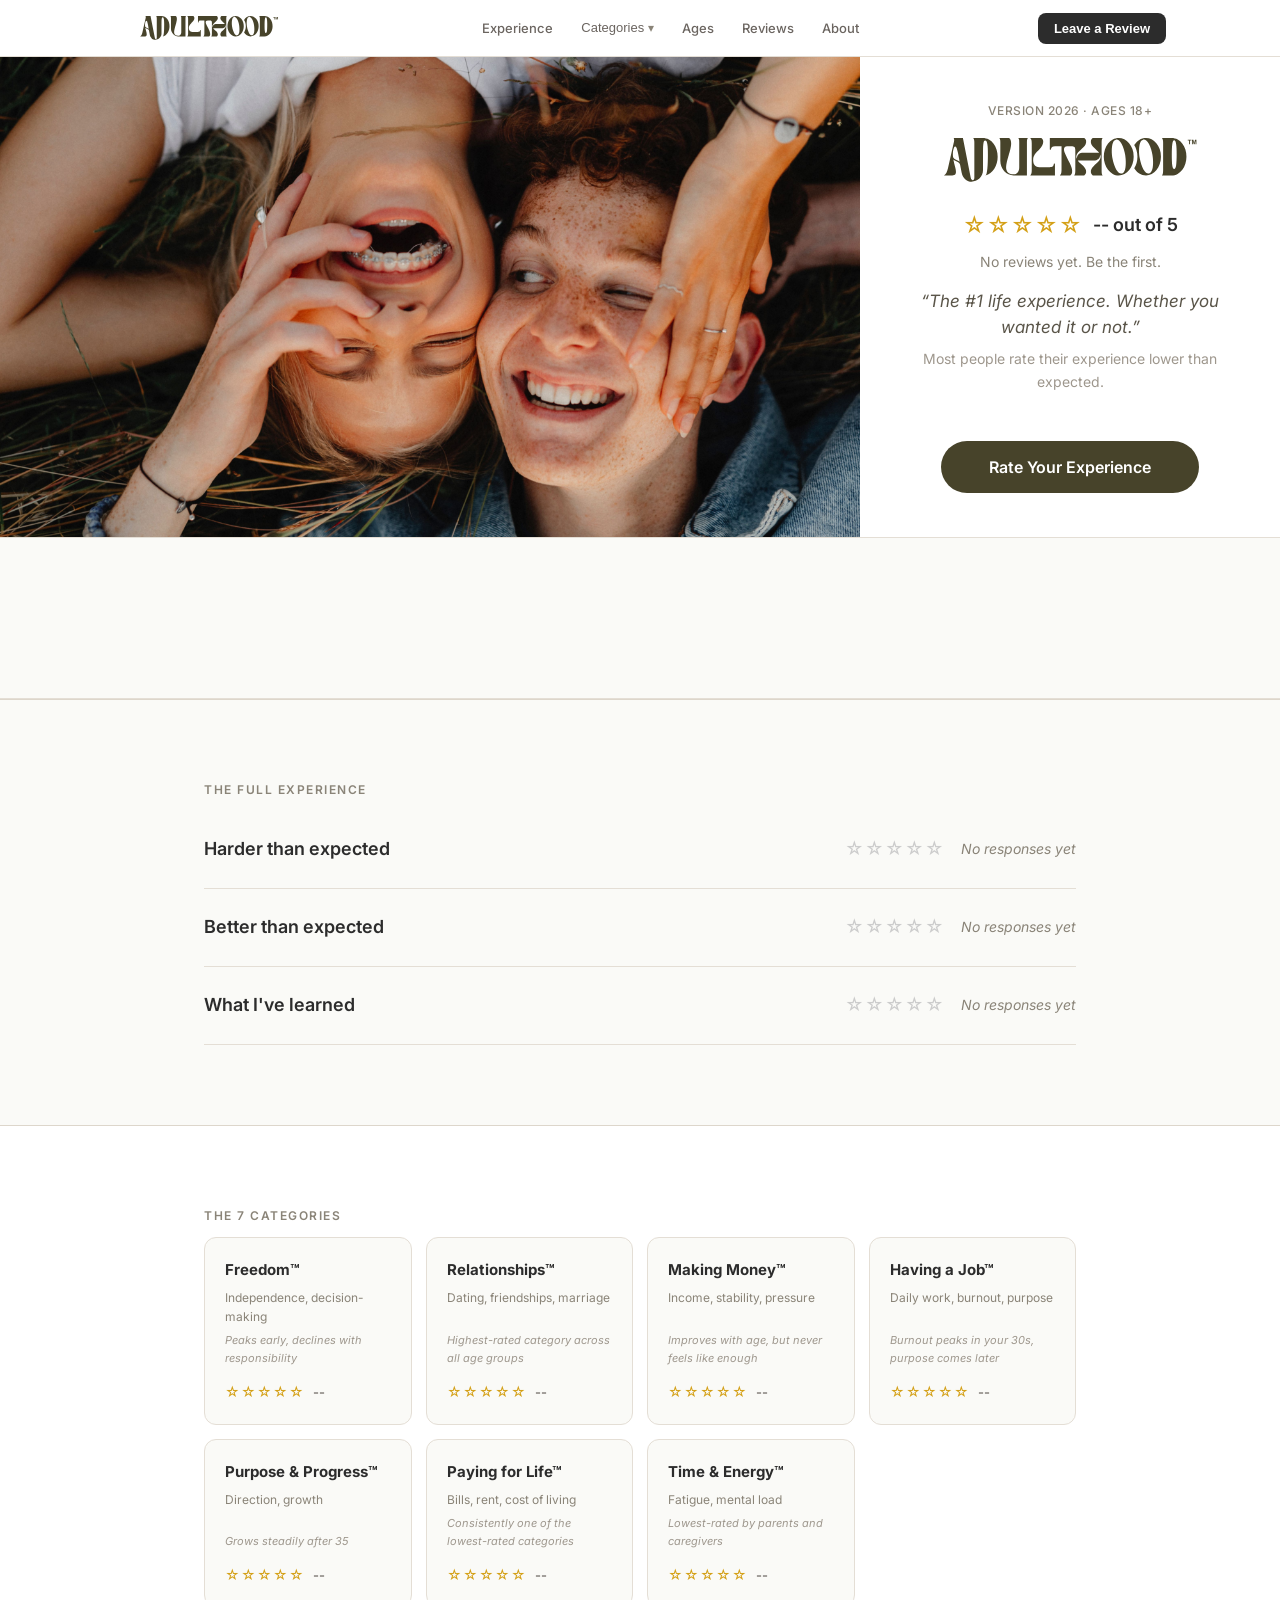
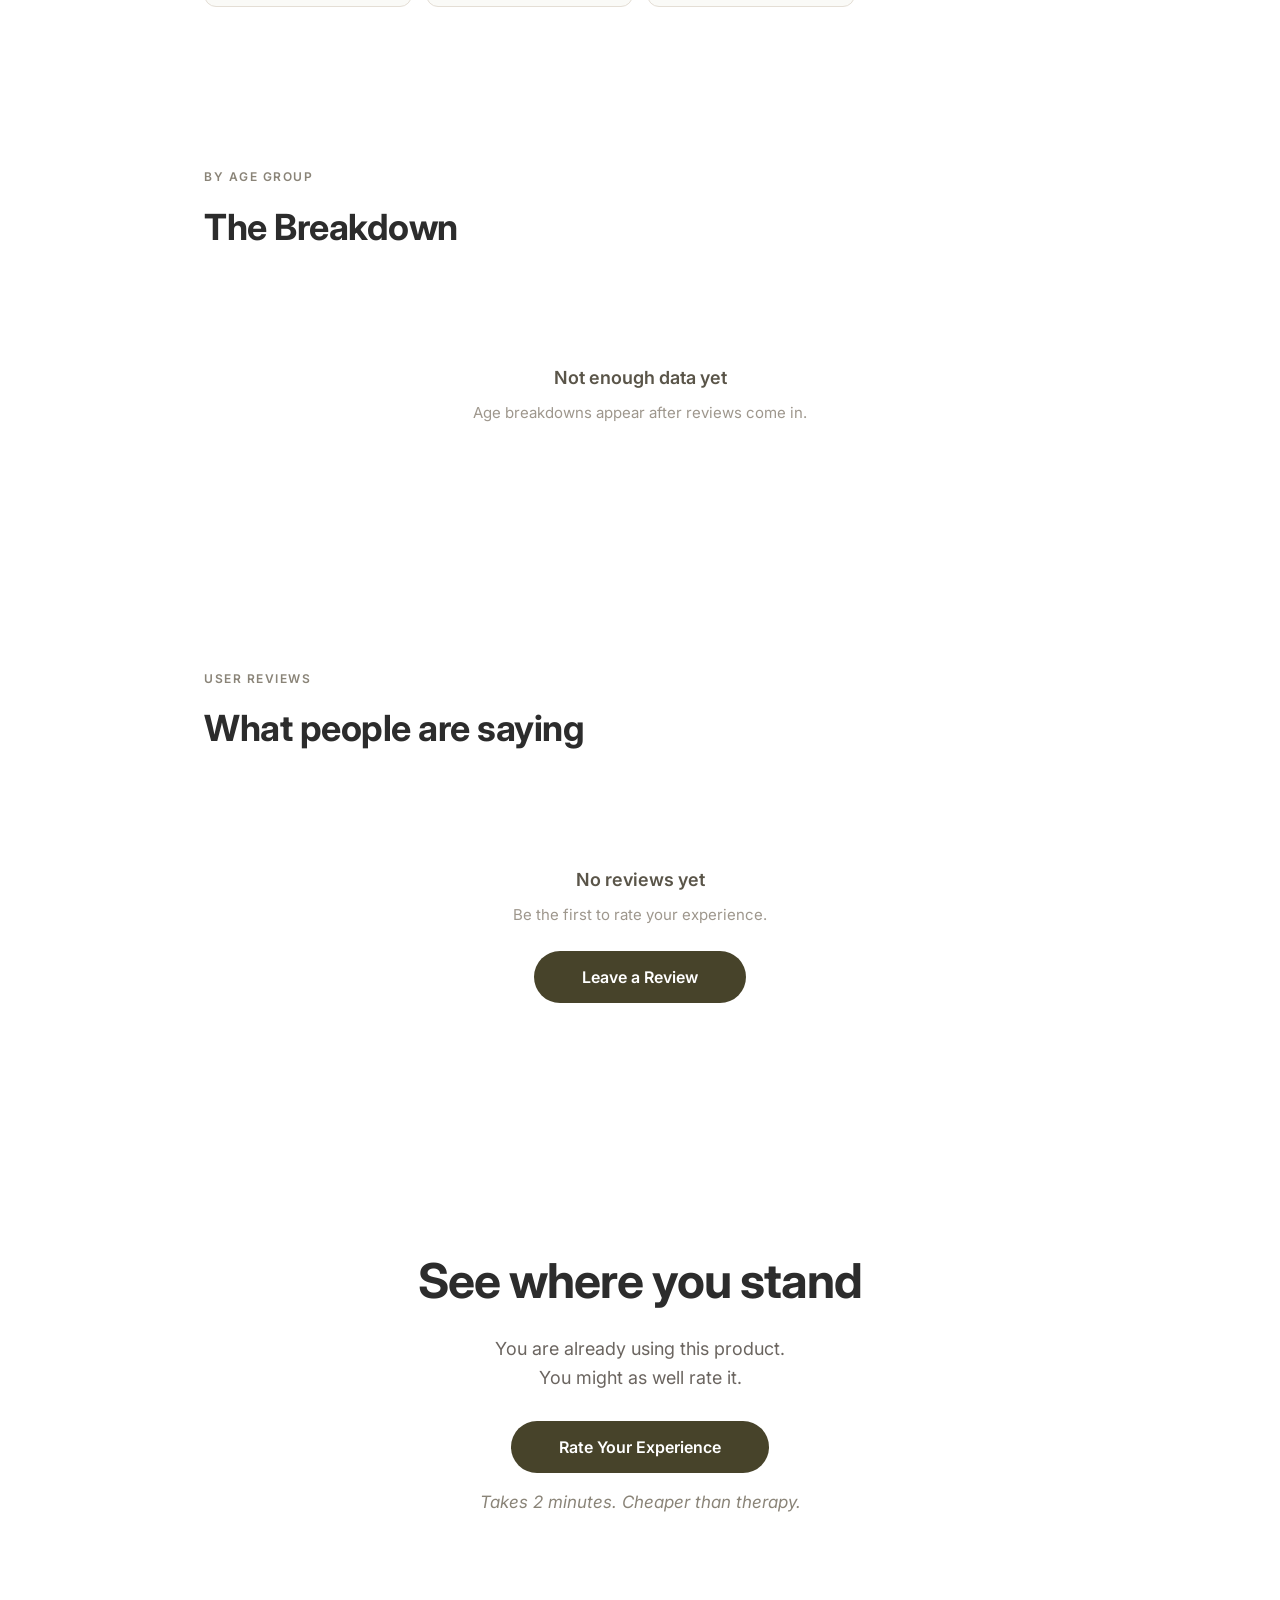
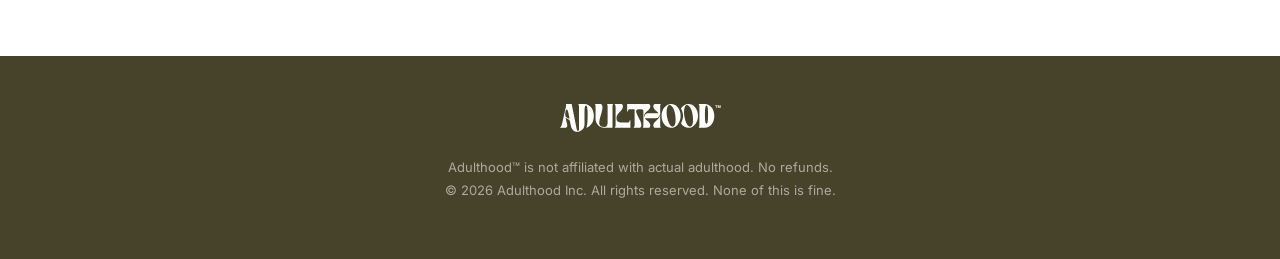
<file: index.html>
<!DOCTYPE html>
<html lang="en">
<head>
<meta charset="UTF-8">
<meta name="viewport" content="width=device-width, initial-scale=1.0">
<title>Adulthood™ — Rate Your Experience</title>
<link rel="preconnect" href="https://fonts.googleapis.com">
<link rel="preconnect" href="https://fonts.gstatic.com" crossorigin>
<link href="https://fonts.googleapis.com/css2?family=Inter:wght@400;500;600;700;800&display=swap" rel="stylesheet">
<link rel="icon" type="image/svg+xml" href="logo2.svg">
<link rel="stylesheet" href="styles.css">
</head>
<body>

  <!-- Global Header -->
  <nav class="global-nav" id="global-nav">
    <div class="global-nav-inner">
      <a class="global-nav-logo" href="#" onclick="goHome();return false;">
        <img src="logo2.svg" alt="Adulthood™" class="global-nav-logo-img">
      </a>
      <div class="global-nav-links" id="nav-links">
        <a href="#section-experience" class="global-nav-link" data-section>Experience</a>
        <div class="nav-cat-dropdown">
          <button class="global-nav-link nav-cat-dropdown-btn" onclick="toggleCatDropdown()">
            Categories <span class="nav-cat-chevron">&#x25BE;</span>
          </button>
          <div class="nav-cat-dropdown-menu hidden" id="nav-cat-menu"></div>
        </div>
        <a href="#section-ages" class="global-nav-link" data-section>Ages</a>
        <a href="#section-reviews" class="global-nav-link" data-section>Reviews</a>
        <a href="#/about" class="global-nav-link" onclick="showAbout();return false;">About</a>
      </div>
      <button class="global-nav-cta" onclick="startReview()">Leave a Review</button>
      <button class="global-nav-menu" id="nav-menu-btn" onclick="toggleMobileNav()">
        <span></span><span></span><span></span>
      </button>
    </div>
    <div class="global-nav-mobile hidden" id="nav-mobile">
      <a href="#section-experience" class="global-nav-link" data-section onclick="closeMobileNav()">Experience</a>
      <a href="#section-categories" class="global-nav-link" data-section onclick="closeMobileNav()">Categories</a>
      <a href="#section-ages" class="global-nav-link" data-section onclick="closeMobileNav()">Ages</a>
      <a href="#section-reviews" class="global-nav-link" data-section onclick="closeMobileNav()">Reviews</a>
      <a href="#/about" class="global-nav-link" onclick="showAbout();closeMobileNav();return false;">About</a>
      <button class="cta-button" style="margin-top:8px;width:100%" onclick="startReview();closeMobileNav()">Leave a Review</button>
    </div>
  </nav>

  <!-- ===================== HOMEPAGE ===================== -->
  <div id="homepage">

  <!-- Hero -->
  <header class="hero">
    <div class="hero-bg"></div>
    <div class="hero-content">
      <div class="hero-version">Version 2026 &middot; Ages 18+</div>
      <img src="logo2.svg" alt="Adulthood™" class="hero-logo">
      <div class="hero-rating" id="hero-rating">
        <span class="hero-stars" id="hero-stars"></span>
        <span class="hero-rating-text" id="hero-rating-text"></span>
      </div>
      <div class="hero-rating-count" id="hero-rating-count"></div>
      <p class="hero-tagline">&ldquo;The #1 life experience. Whether you wanted it or not.&rdquo;</p>
      <p class="hero-subtext">Most people rate their experience lower than expected.</p>
      <button class="cta-button hero-button" onclick="startReview()">Rate Your Experience</button>
    </div>
  </header>

  <!-- Personal Comparison -->
  <section class="comparison" id="section-comparison">
    <div class="container">
      <div class="comparison-content" id="comparison-content"></div>
    </div>
  </section>

  <!-- Category Breakdown -->
  <section class="categories" id="section-experience">
    <div class="container">
      <div class="section-label">The Full Experience</div>
      <div class="category-grid" id="category-grid"></div>
    </div>
  </section>

  <!-- Category Links -->
  <section id="section-categories">
    <div class="container">
      <div class="section-label">The 7 Categories</div>
      <div class="category-links" id="category-links"></div>
    </div>
  </section>

  <!-- Age Breakdown -->
  <section id="section-ages">
    <div class="container">
      <div class="section-label">By Age Group</div>
      <div class="section-title">The Breakdown</div>
      <div class="age-grid" id="age-grid"></div>
    </div>
  </section>


  <!-- Reviews -->
  <section id="section-reviews">
    <div class="container">
      <div class="section-label" id="reviews-section-label">User Reviews</div>
      <div class="section-title">What people are saying</div>
      <div class="reviews-grid" id="reviews-grid"></div>
    </div>
  </section>

  <!-- CTA -->
  <section class="cta">
    <h2>See where you stand</h2>
    <p class="cta-desc">You are already using this product.<br>You might as well rate it.</p>
    <button class="cta-button" onclick="startReview()">Rate Your Experience</button>
    <p class="cta-sub">Takes 2 minutes. Cheaper than therapy.</p>
  </section>

  </div><!-- /homepage -->

  <!-- ===================== REVIEW FLOW ===================== -->
  <div id="review-flow" class="hidden">
    <div class="flow-container">

      <!-- Progress -->
      <div class="flow-progress">
        <div class="flow-progress-dot active"></div>
        <div class="flow-progress-dot"></div>
        <div class="flow-progress-dot"></div>
        <div class="flow-progress-dot"></div>
        <div class="flow-progress-dot"></div>
      </div>

      <!-- Step 1: Overall Rating -->
      <div class="flow-step active" data-step="1">
        <div class="flow-step-label">Step 1 of 5</div>
        <div class="flow-step-title">How does adulthood feel right now?</div>
        <div class="flow-step-subtitle">Your overall rating. Be honest.</div>

        <div class="star-picker-label" id="overall-label">&nbsp;</div>
        <div class="star-picker" id="overall-stars"></div>

        <div class="flow-nav">
          <button class="flow-back" onclick="goHome()">Cancel</button>
          <div>
            <button class="flow-next" onclick="nextStep()">Next</button>
            <button class="flow-skip" onclick="skipOverall()">Skip this</button>
          </div>
        </div>
      </div>

      <!-- Step 2: Category Ratings -->
      <div class="flow-step" data-step="2">
        <div class="flow-step-label">Step 2 of 5</div>
        <div class="flow-step-title">Rate the full experience</div>
        <div class="flow-step-subtitle">All 7 categories. No skipping this part.</div>

        <div class="category-rating-list" id="category-rating-list"></div>

        <div class="flow-nav">
          <button class="flow-back" onclick="prevStep()">Back</button>
          <button class="flow-next" id="step2-next" onclick="nextStep()" disabled>Next</button>
        </div>
      </div>

      <!-- Step 3: Reflections -->
      <div class="flow-step" data-step="3">
        <div class="flow-step-label">Step 3 of 5</div>
        <div class="flow-step-title">The honest part</div>
        <div class="flow-step-subtitle">Say as much or as little as you want.</div>

        <div class="flow-field">
          <div class="flow-field-label">Harder than expected</div>
          <textarea class="flow-textarea" id="ref-harder" placeholder="What caught you off guard?"></textarea>
        </div>

        <div class="flow-field">
          <div class="flow-field-label">Better than expected</div>
          <textarea class="flow-textarea" id="ref-better" placeholder="What surprised you in a good way?"></textarea>
        </div>

        <div class="flow-field">
          <div class="flow-field-label">What I&rsquo;ve learned</div>
          <textarea class="flow-textarea" id="ref-learned" placeholder="The thing you know now that you didn't before."></textarea>
        </div>

        <div class="flow-nav">
          <button class="flow-back" onclick="prevStep()">Back</button>
          <button class="flow-next" onclick="nextStep()">Next</button>
        </div>
      </div>

      <!-- Step 4: Context -->
      <div class="flow-step" data-step="4">
        <div class="flow-step-label">Step 4 of 5</div>
        <div class="flow-step-title">A little about you</div>
        <div class="flow-step-subtitle">Just enough to make the data useful.</div>

        <div class="flow-field">
          <div class="flow-field-label">Age *</div>
          <input type="number" class="flow-input flow-input-short" id="ctx-age" placeholder="e.g. 28" min="18" max="120">
        </div>

        <div class="flow-field">
          <div class="flow-field-label">State / Location</div>
          <select class="flow-input flow-input-short" id="ctx-state">
            <option value="" disabled selected>Select your state</option>
            <option value="Alabama">Alabama</option>
            <option value="Alaska">Alaska</option>
            <option value="Arizona">Arizona</option>
            <option value="Arkansas">Arkansas</option>
            <option value="California">California</option>
            <option value="Colorado">Colorado</option>
            <option value="Connecticut">Connecticut</option>
            <option value="Delaware">Delaware</option>
            <option value="Florida">Florida</option>
            <option value="Georgia">Georgia</option>
            <option value="Hawaii">Hawaii</option>
            <option value="Idaho">Idaho</option>
            <option value="Illinois">Illinois</option>
            <option value="Indiana">Indiana</option>
            <option value="Iowa">Iowa</option>
            <option value="Kansas">Kansas</option>
            <option value="Kentucky">Kentucky</option>
            <option value="Louisiana">Louisiana</option>
            <option value="Maine">Maine</option>
            <option value="Maryland">Maryland</option>
            <option value="Massachusetts">Massachusetts</option>
            <option value="Michigan">Michigan</option>
            <option value="Minnesota">Minnesota</option>
            <option value="Mississippi">Mississippi</option>
            <option value="Missouri">Missouri</option>
            <option value="Montana">Montana</option>
            <option value="Nebraska">Nebraska</option>
            <option value="Nevada">Nevada</option>
            <option value="New Hampshire">New Hampshire</option>
            <option value="New Jersey">New Jersey</option>
            <option value="New Mexico">New Mexico</option>
            <option value="New York">New York</option>
            <option value="North Carolina">North Carolina</option>
            <option value="North Dakota">North Dakota</option>
            <option value="Ohio">Ohio</option>
            <option value="Oklahoma">Oklahoma</option>
            <option value="Oregon">Oregon</option>
            <option value="Pennsylvania">Pennsylvania</option>
            <option value="Rhode Island">Rhode Island</option>
            <option value="South Carolina">South Carolina</option>
            <option value="South Dakota">South Dakota</option>
            <option value="Tennessee">Tennessee</option>
            <option value="Texas">Texas</option>
            <option value="Utah">Utah</option>
            <option value="Vermont">Vermont</option>
            <option value="Virginia">Virginia</option>
            <option value="Washington">Washington</option>
            <option value="Washington DC">Washington DC</option>
            <option value="West Virginia">West Virginia</option>
            <option value="Wisconsin">Wisconsin</option>
            <option value="Wyoming">Wyoming</option>
          </select>
        </div>

        <div class="flow-field">
          <div class="flow-field-label">Life tags</div>
          <div class="flow-tags" id="life-tags"></div>
        </div>

        <div class="flow-nav">
          <button class="flow-back" onclick="prevStep()">Back</button>
          <button class="flow-next" id="step4-next" onclick="submitReview()" disabled>See My Breakdown</button>
        </div>
      </div>

      <!-- Step 5: Results -->
      <div class="flow-step" data-step="5">
        <div class="flow-step-label">Your Life Breakdown</div>

        <div class="results-header">
          <div class="results-overall" id="results-overall-score"></div>
          <div class="results-overall-stars" id="results-overall-stars"></div>
          <div class="results-overall-label">Your overall adulthood rating</div>
        </div>

        <div class="results-categories" id="results-categories"></div>

        <div class="results-reflection" id="results-reflection"></div>

        <div class="results-actions">
          <button class="flow-secondary-btn" onclick="goHome()">Back to Home</button>
          <button class="flow-next" onclick="startReview()">Review Again</button>
        </div>
      </div>

    </div>
  </div><!-- /review-flow -->

  <!-- ===================== ABOUT PAGE ===================== -->
  <div id="about-page" class="hidden">
    <button class="about-back" onclick="goHome()">&larr; Back</button>

    <img src="logo2.svg" alt="Adulthood™" class="about-logo">

    <h1 class="about-headline">A product everyone is using.<br>Nobody was trained for.</h1>

    <div class="about-body">
      <p>
        Nobody asked for it.<br>
        There was no onboarding.<br>
        The return policy doesn&rsquo;t exist.
      </p>

      <p>
        And yet here we all are &mdash; using the same product with wildly different results.
      </p>

      <p>
        <strong>Adulthood.fyi</strong> is a system for reviewing the real experience of being an adult.
      </p>

      <p>
        Not opinions.<br>
        Not advice.<br>
        Data.
      </p>

      <p>
        People rate their experience across the core parts of life, reflect on what&rsquo;s working (and what isn&rsquo;t), and see how they compare to everyone else.
      </p>
    </div>

    <hr class="about-divider">

    <div class="about-section-label">The Product</div>
    <div class="about-body">
      <p>Every review includes the same <strong>7 categories</strong>:</p>
    </div>
    <div class="about-categories">
      <div class="about-cat">
        <span class="about-cat-name">Freedom&trade;</span>
        <span class="about-cat-desc">independence, decision-making</span>
      </div>
      <div class="about-cat">
        <span class="about-cat-name">Relationships&trade;</span>
        <span class="about-cat-desc">dating, friendships, marriage</span>
      </div>
      <div class="about-cat">
        <span class="about-cat-name">Making Money&trade;</span>
        <span class="about-cat-desc">income, stability, pressure</span>
      </div>
      <div class="about-cat">
        <span class="about-cat-name">Having a Job&trade;</span>
        <span class="about-cat-desc">daily work, burnout, purpose</span>
      </div>
      <div class="about-cat">
        <span class="about-cat-name">Purpose &amp; Progress&trade;</span>
        <span class="about-cat-desc">direction, growth</span>
      </div>
      <div class="about-cat">
        <span class="about-cat-name">Paying for Life&trade;</span>
        <span class="about-cat-desc">bills, rent, cost of living</span>
      </div>
      <div class="about-cat">
        <span class="about-cat-name">Time &amp; Energy&trade;</span>
        <span class="about-cat-desc">fatigue, mental load</span>
      </div>
    </div>

    <hr class="about-divider">

    <div class="about-body">
      <p>
        Because everyone reviews the same system, patterns emerge:
      </p>

      <ul class="about-patterns">
        <li>What actually gets better over time</li>
        <li>What consistently doesn&rsquo;t</li>
        <li>How age, location, and life stage shape the experience</li>
      </ul>

      <p>
        This isn&rsquo;t a complaints box.<br>
        It isn&rsquo;t a gratitude journal.
      </p>

      <p>
        It&rsquo;s a structured, honest dataset of what adulthood actually feels like.
      </p>

      <p>
        Sometimes funny.<br>
        Sometimes brutal.<br>
        Always real.
      </p>
    </div>

    <div class="about-cta">
      <p><strong>Understand adulthood. Don&rsquo;t just survive it.</strong></p>
      <button class="cta-button" onclick="startReview()">Rate Your Experience</button>
    </div>
  </div><!-- /about-page -->


<!-- Category Detail Page -->
<div id="category-page" class="hidden">
  <div id="category-page-content"></div>
</div>

<!-- Review Detail Modal -->
<div class="review-modal-overlay" id="review-modal" onclick="closeReviewModal(event)">
  <div class="review-modal" onclick="event.stopPropagation()">
    <button class="review-modal-close" onclick="closeReviewModal()">&times;</button>
    <div id="review-modal-content"></div>
  </div>
</div>

<!-- Footer (global) -->
<footer>
  <div class="footer-inner">
    <img src="logo2.svg" alt="Adulthood™" class="footer-logo">
    <p class="footer-text">
      Adulthood&trade; is not affiliated with actual adulthood. No refunds.<br>
      &copy; 2026 Adulthood Inc. All rights reserved. None of this is fine.
    </p>
  </div>
</footer>

<script src="app.js"></script>

</body>
</html>
</file>
<file: styles.css>
*, *::before, *::after { margin: 0; padding: 0; box-sizing: border-box; }

  body {
    font-family: 'Inter', -apple-system, BlinkMacSystemFont, sans-serif;
    color: #2c2c2c;
    background: #ffffff;
    line-height: 1.6;
    -webkit-font-smoothing: antialiased;
  }

  .container {
    max-width: 920px;
    margin: 0 auto;
    padding: 0 24px;
  }

  .hidden { display: none !important; }

  /* ---- Global Nav ---- */
  .global-nav {
    position: sticky;
    top: 0;
    z-index: 100;
    background: rgba(255,255,255,0.92);
    backdrop-filter: blur(12px);
    -webkit-backdrop-filter: blur(12px);
    border-bottom: 1px solid #e4ded5;
  }

  .global-nav-inner {
    max-width: 1100px;
    margin: 0 auto;
    padding: 0 24px;
    height: 56px;
    display: flex;
    align-items: center;
    gap: 24px;
  }

  .global-nav-logo {
    display: flex;
    align-items: center;
    text-decoration: none;
    flex-shrink: 0;
  }

  .global-nav-logo-img {
    height: 24px;
    width: auto;
  }

  .global-nav-links {
    display: flex;
    align-items: center;
    gap: 4px;
    flex: 1;
    justify-content: center;
  }

  .global-nav-link {
    font-size: 13px;
    font-weight: 500;
    color: #6b6560;
    text-decoration: none;
    padding: 6px 12px;
    border-radius: 8px;
    transition: background 0.15s, color 0.15s;
  }

  .global-nav-link:hover {
    background: #f0ede6;
    color: #2c2c2c;
  }

  .global-nav-link.active {
    background: #2c2c2c;
    color: #fff;
  }

  .global-nav-cta {
    font-size: 13px;
    font-weight: 600;
    color: #fff;
    background: #2c2c2c;
    border: none;
    padding: 8px 16px;
    border-radius: 8px;
    cursor: pointer;
    white-space: nowrap;
    transition: background 0.15s;
    flex-shrink: 0;
  }

  .global-nav-cta:hover {
    background: #4a4540;
  }

  .global-nav-menu {
    display: none;
    flex-direction: column;
    gap: 4px;
    background: none;
    border: none;
    cursor: pointer;
    padding: 8px;
  }

  .global-nav-menu span {
    display: block;
    width: 18px;
    height: 2px;
    background: #2c2c2c;
    border-radius: 1px;
  }

  .global-nav-mobile {
    padding: 8px 24px 16px;
    display: flex;
    flex-direction: column;
    gap: 4px;
    border-top: 1px solid #f0ede6;
  }

  .global-nav-mobile .global-nav-link {
    padding: 10px 12px;
    font-size: 15px;
  }

  /* Category nav dropdown */
  .nav-cat-dropdown {
    position: relative;
  }

  .nav-cat-dropdown-btn {
    display: flex;
    align-items: center;
    gap: 4px;
    background: none;
    border: none;
    cursor: pointer;
  }

  .nav-cat-chevron {
    font-size: 12px;
    color: #8a8478;
  }

  .nav-cat-dropdown-menu {
    position: absolute;
    top: calc(100% + 6px);
    left: 50%;
    transform: translateX(-50%);
    background: #fff;
    border: 1px solid #e4ded5;
    border-radius: 10px;
    box-shadow: 0 8px 24px rgba(0,0,0,0.1);
    padding: 6px;
    min-width: 220px;
    z-index: 200;
  }

  .nav-cat-option {
    display: block;
    font-size: 14px;
    font-weight: 500;
    color: #2c2c2c;
    text-decoration: none;
    padding: 10px 14px;
    border-radius: 6px;
    transition: background 0.1s;
  }

  .nav-cat-option:hover {
    background: #f0ede6;
  }

  .nav-cat-option.active {
    background: #2c2c2c;
    color: #fff;
  }

  @media (max-width: 768px) {
    .global-nav-links {
      display: none;
    }
    .global-nav-cta {
      display: none;
    }
    .global-nav-menu {
      display: flex;
      margin-left: auto;
    }
  }

  [id^="section-"] {
    scroll-margin-top: 64px;
  }

  /* ---- Hero ---- */
  .hero {
    display: grid;
    grid-template-columns: 1fr 420px;
    min-height: 480px;
  }

  .hero::before {
    display: none;
  }

  .hero-bg {
    background-position: center center;
    background-size: cover;
    background-repeat: no-repeat;
    min-height: 480px;
  }

  .hero-content {
    background: rgba(255,255,255,0.95);
    padding: 40px 36px;
    display: flex;
    flex-direction: column;
    justify-content: center;
    align-items: center;
    text-align: center;
    overflow: hidden;
  }

  .hero-version {
    font-size: 12px;
    font-weight: 500;
    color: #8a8478;
    letter-spacing: 0.5px;
    text-transform: uppercase;
    margin-bottom: 12px;
  }

  .hero-logo {
    display: block;
    margin: 0 auto 20px;
    height: 56px;
    width: auto;
    max-width: 100%;
  }

  .hero-rating {
    display: flex;
    align-items: center;
    gap: 10px;
    margin-bottom: 8px;
  }

  .hero-stars {
    font-size: 22px;
    color: #d4a017;
    letter-spacing: 1px;
  }

  .hero-rating-text {
    font-size: 18px;
    font-weight: 600;
    color: #2c2c2c;
  }

  .hero-rating-count {
    font-size: 14px;
    color: #8a8478;
    font-weight: 400;
    margin-bottom: 16px;
  }

  .hero-button {
    margin-top: 24px;
    align-self: center;
  }

  .hero-tagline {
    font-size: 17px;
    color: #5a5549;
    font-weight: 400;
    font-style: italic;
    line-height: 1.5;
  }

  .hero-subtext {
    font-size: 14px;
    color: #9e978d;
    margin-top: 8px;
    margin-bottom: 0;
  }

  @media (max-width: 768px) {
    .hero {
      grid-template-columns: 1fr;
      min-height: auto;
    }
    .hero-bg {
      min-height: 280px;
    }
    .hero-content {
      padding: 32px 24px;
    }
  }

  /* ---- Section shared ---- */
  section {
    padding: 80px 0;
  }

  .section-label {
    font-size: 12px;
    font-weight: 600;
    letter-spacing: 1.5px;
    text-transform: uppercase;
    color: #8a8478;
    margin-bottom: 12px;
  }

  .section-title {
    font-size: 36px;
    font-weight: 700;
    letter-spacing: -0.5px;
    margin-bottom: 48px;
  }

  .divider {
    border: none;
    border-top: 1px solid #ddd6cb;
    margin: 0;
  }

  /* ---- Hero additions ---- */
  .hero-subtext {
    font-size: 14px;
    color: #9e978d;
    margin-top: 8px;
    margin-bottom: 24px;
  }

  /* ---- Personal Comparison ---- */
  .comparison {
    background: #fafaf7;
    border-top: 1px solid #e4ded5;
    border-bottom: 1px solid #e4ded5;
  }

  .comp-header {
    font-size: 22px;
    font-weight: 700;
    color: #2c2c2c;
    margin-bottom: 28px;
  }

  .comp-grid {
    display: grid;
    grid-template-columns: 1fr 1fr 1fr;
    gap: 32px;
    align-items: start;
  }

  .comp-system-label, .comp-personal-label {
    font-size: 11px;
    font-weight: 600;
    text-transform: uppercase;
    letter-spacing: 1px;
    color: #9e978d;
    margin-bottom: 8px;
  }

  .comp-system-score, .comp-personal-score {
    font-size: 18px;
    color: #d4a017;
    letter-spacing: 1px;
  }

  .comp-ages {
    display: flex;
    flex-direction: column;
    gap: 8px;
  }

  .comp-age {
    display: flex;
    align-items: center;
    gap: 10px;
  }

  .comp-age-range {
    font-size: 13px;
    font-weight: 500;
    color: #6b6560;
    min-width: 80px;
  }

  .comp-age-stars {
    font-size: 14px;
    color: #d4a017;
    letter-spacing: 1px;
  }

  .comp-age-val {
    font-size: 13px;
    color: #8a8478;
  }

  .comp-personal-prompt {
    font-size: 15px;
    color: #6b6560;
    margin-bottom: 12px;
  }

  .comp-personal-diff {
    font-size: 13px;
    color: #8a8478;
    margin-top: 6px;
  }

  .comp-cta {
    font-size: 14px;
    font-weight: 600;
    color: #47432A;
    background: none;
    border: 2px solid #47432A;
    padding: 10px 24px;
    border-radius: 100px;
    cursor: pointer;
    transition: background 0.15s, color 0.15s;
  }

  .comp-cta:hover {
    background: #47432A;
    color: #fff;
  }

  @media (max-width: 768px) {
    .comp-grid {
      grid-template-columns: 1fr;
      gap: 24px;
    }
  }

  /* ---- Insights ---- */
  .insights-list {
    display: flex;
    flex-direction: column;
    gap: 16px;
  }

  .insight-item {
    display: flex;
    align-items: baseline;
    gap: 12px;
    padding: 16px 20px;
    background: #fafaf7;
    border: 1px solid #e4ded5;
    border-radius: 10px;
  }

  .insight-icon {
    font-size: 16px;
    color: #d4a017;
    flex-shrink: 0;
    font-weight: 700;
  }

  .insight-text {
    font-size: 16px;
    color: #2c2c2c;
    line-height: 1.5;
  }

  /* ---- Featured Reviews ---- */
  .featured-reviews {
    display: flex;
    flex-direction: column;
    gap: 48px;
    padding: 20px 0;
  }

  .featured-quote {
    text-align: center;
    max-width: 640px;
    margin: 0 auto;
  }

  .featured-quote-text {
    font-size: clamp(22px, 4vw, 32px);
    font-weight: 600;
    color: #2c2c2c;
    line-height: 1.4;
    letter-spacing: -0.5px;
  }

  .featured-quote-attr {
    font-size: 14px;
    color: #8a8478;
    margin-top: 12px;
  }

  /* ---- CTA updates ---- */
  .cta-desc {
    font-size: 18px;
    color: #6b6560;
    margin-bottom: 28px;
    line-height: 1.6;
  }

  .cta-sub {
    font-size: 13px;
    color: #9e978d;
    margin-top: 16px;
    font-style: italic;
  }

  /* ---- Category link insight ---- */
  .cat-link-insight {
    font-size: 11px;
    color: #9e978d;
    font-style: italic;
  }

  /* ---- Categories ---- */
  .categories {
    background: #fafaf7;
    border-top: 1px solid #ddd6cb;
    border-bottom: 1px solid #ddd6cb;
  }

  .category-grid {
    display: grid;
    gap: 0;
  }

  .category-row {
    display: grid;
    grid-template-columns: 1fr auto auto;
    align-items: center;
    gap: 16px;
    padding: 24px 0;
    border-bottom: 1px solid #e4ded5;
    cursor: pointer;
    transition: background 0.15s;
  }

  .category-row:hover {
    background: rgba(0,0,0,0.015);
  }

  .category-row.expanded {
    border-bottom-color: transparent;
  }

  .category-name {
    font-size: 18px;
    font-weight: 600;
  }

  .category-stars {
    font-size: 18px;
    color: #d4a017;
    letter-spacing: 1px;
    white-space: nowrap;
  }

  .category-quip {
    font-size: 14px;
    color: #8a8478;
    font-style: italic;
    min-width: 0;
    text-align: right;
  }

  .category-chevron {
    font-size: 20px;
    color: #8a8478;
    transition: transform 0.25s;
    transform: rotate(0deg);
  }

  .category-row.expanded .category-chevron {
    transform: rotate(90deg);
  }

  /* Accordion panel */
  .category-panel {
    max-height: 0;
    overflow: hidden;
    transition: max-height 0.35s ease;
    border-bottom: 1px solid #e4ded5;
  }

  .category-panel.open {
    overflow: hidden;
  }

  /* Reviews panel inside accordion */
  .cat-reviews-panel {
    display: flex;
    flex-direction: column;
    gap: 12px;
    padding: 8px 0 28px;
  }

  .cat-scroll-arrows {
    display: flex;
    gap: 6px;
    justify-content: flex-end;
  }

  .cat-scroll-btn {
    width: 32px;
    height: 32px;
    border-radius: 50%;
    border: 1px solid #ddd6cb;
    background: #fff;
    font-size: 18px;
    color: #6b6560;
    cursor: pointer;
    display: flex;
    align-items: center;
    justify-content: center;
    transition: background 0.15s;
  }

  .cat-scroll-btn:hover {
    background: #f5f3ef;
  }

  .cat-reviews-scroll {
    display: flex;
    gap: 14px;
    overflow-x: auto;
    scroll-snap-type: x mandatory;
    -webkit-overflow-scrolling: touch;
    padding-bottom: 8px;
    scrollbar-width: thin;
    scrollbar-color: #ddd6cb transparent;
  }

  .cat-review-card {
    flex: 0 0 calc((100% - 42px) / 3.5);
    background: #fff;
    border: 1px solid #e4ded5;
    border-radius: 12px;
    padding: 18px;
    display: flex;
    flex-direction: column;
    gap: 10px;
    scroll-snap-align: start;
  }

  .cat-review-name {
    font-size: 16px;
    font-weight: 700;
    color: #2c2c2c;
  }

  .cat-review-contributions {
    font-size: 12px;
    color: #8a8478;
  }

  .cat-review-sentiment {
    font-size: 13px;
    display: flex;
    align-items: center;
    gap: 6px;
    flex-wrap: wrap;
  }

  .cat-sentiment-badge strong {
    font-weight: 600;
  }

  .cat-sentiment-pos .cat-sentiment-badge { color: #2c6e49; }
  .cat-sentiment-mid .cat-sentiment-badge { color: #6b6560; }
  .cat-sentiment-neg .cat-sentiment-badge { color: #9b4d4d; }

  .cat-sentiment-meta {
    font-size: 12px;
    color: #8a8478;
    font-weight: 400;
  }

  .cat-review-quote {
    font-size: 14px;
    color: #3a3632;
    line-height: 1.55;
    font-style: italic;
    display: -webkit-box;
    -webkit-line-clamp: 4;
    -webkit-box-orient: vertical;
    overflow: hidden;
  }

  .cat-review-attr {
    font-size: 12px;
    color: #8a8478;
    margin-top: auto;
  }

  @media (max-width: 640px) {
    .category-row {
      grid-template-columns: 1fr auto;
      gap: 8px;
    }
    .category-quip {
      display: none;
    }
    .cat-review-card {
      flex: 0 0 calc((100% - 14px) / 1.5);
    }
  }

  /* ---- Reviews ---- */
  .reviews-grid {
    display: grid;
    grid-template-columns: 1fr 1fr;
    gap: 20px;
  }

  @media (max-width: 640px) {
    .reviews-grid {
      grid-template-columns: 1fr;
    }
  }

  .review-card {
    background: #fafaf7;
    border: 1px solid #ddd6cb;
    border-radius: 12px;
    padding: 28px;
    display: flex;
    flex-direction: column;
    gap: 12px;
  }

  .review-header {
    display: flex;
    justify-content: space-between;
    align-items: flex-start;
  }

  .review-meta {
    font-size: 14px;
    font-weight: 600;
    color: #2c2c2c;
  }

  .review-location {
    font-weight: 400;
    color: #8a8478;
  }

  .review-stars {
    font-size: 16px;
    color: #d4a017;
    letter-spacing: 1px;
    white-space: nowrap;
  }

  .review-tags {
    display: flex;
    flex-wrap: wrap;
    gap: 6px;
  }

  .review-tag {
    font-size: 11px;
    font-weight: 500;
    background: #f0ede6;
    color: #6b6560;
    padding: 3px 10px;
    border-radius: 100px;
    text-transform: lowercase;
  }

  .review-label {
    font-size: 11px;
    font-weight: 600;
    text-transform: uppercase;
    letter-spacing: 0.8px;
    color: #9e978d;
  }

  .review-quote {
    font-size: 15px;
    color: #3a3632;
    line-height: 1.55;
  }

  .reviews-toggle-wrap {
    text-align: center;
    padding-top: 8px;
  }

  .reviews-toggle {
    font-size: 14px;
    font-weight: 600;
    color: #47432A;
    background: none;
    border: 2px solid #47432A;
    padding: 10px 28px;
    border-radius: 100px;
    cursor: pointer;
    transition: background 0.15s, color 0.15s;
  }

  .reviews-toggle:hover {
    background: #47432A;
    color: #fff;
  }

  /* ---- Age Breakdown ---- */
  .age-grid {
    display: grid;
    grid-template-columns: repeat(3, 1fr);
    gap: 20px;
  }

  @media (max-width: 640px) {
    .age-grid {
      grid-template-columns: 1fr;
    }
  }

  .age-card {
    background: #fafaf7;
    border: 1px solid #ddd6cb;
    border-radius: 12px;
    padding: 28px;
  }

  .age-range {
    font-size: 28px;
    font-weight: 700;
    margin-bottom: 4px;
  }

  .age-subtitle {
    font-size: 13px;
    color: #8a8478;
    margin-bottom: 20px;
  }

  .age-stat {
    display: flex;
    justify-content: space-between;
    align-items: center;
    padding: 8px 0;
    border-bottom: 1px solid #e4ded5;
  }

  .age-stat:last-child {
    border-bottom: none;
  }

  .age-stat-label {
    font-size: 14px;
    color: #5a5549;
  }

  .age-stat-value {
    font-size: 14px;
    font-weight: 600;
    color: #d4a017;
  }

  /* ---- CTA ---- */
  .cta {
    text-align: center;
    padding: 100px 24px;
  }

  .cta h2 {
    font-size: clamp(32px, 6vw, 48px);
    font-weight: 700;
    letter-spacing: -1px;
    margin-bottom: 16px;
  }

  .cta-sub {
    font-size: 17px;
    color: #8a8478;
    margin-bottom: 40px;
    font-style: italic;
  }

  .cta-button {
    display: inline-block;
    background: #47432A;
    color: #fff;
    font-family: inherit;
    font-size: 16px;
    font-weight: 600;
    padding: 16px 48px;
    border-radius: 100px;
    border: none;
    cursor: pointer;
    text-decoration: none;
    transition: background 0.2s, transform 0.1s;
  }

  .cta-button:hover {
    background: #3a3720;
  }

  .cta-button:active {
    transform: scale(0.98);
  }

  /* ---- Footer ---- */
  footer {
    background: #47432A;
    text-align: center;
    padding: 48px 24px 56px;
  }

  .footer-inner {
    max-width: 920px;
    margin: 0 auto;
  }

  .footer-logo {
    height: 28px;
    width: auto;
    filter: brightness(0) invert(1);
    margin-bottom: 16px;
  }

  .footer-text {
    font-size: 13px;
    color: rgba(255,255,255,0.55);
    line-height: 1.8;
  }

  /* ---- Map ---- */
  .map-section {
    padding: 80px 0;
  }

  .map-container {
    position: relative;
    max-width: 920px;
    margin: 0 auto;
    padding: 0 24px;
  }

  .map-svg-wrap {
    position: relative;
    width: 100%;
    margin-top: 32px;
  }

  .map-svg-wrap svg {
    width: 100%;
    height: auto;
  }

  .map-svg-wrap path {
    fill: #eae6dc;
    stroke: #ffffff;
    stroke-width: 1.5;
    transition: fill 0.2s, opacity 0.2s;
    cursor: pointer;
  }

  .map-svg-wrap path:hover {
    opacity: 0.8;
  }

  .map-svg-wrap path.has-reviews {
    fill: #c8c1a8;
  }

  .map-svg-wrap path.heat-1 { fill: #c8c1a8; }
  .map-svg-wrap path.heat-2 { fill: #a89e7e; }
  .map-svg-wrap path.heat-3 { fill: #8a7f5e; }
  .map-svg-wrap path.heat-4 { fill: #6b6540; }
  .map-svg-wrap path.heat-5 { fill: #47432A; }

  .map-svg-wrap path.selected {
    stroke: #47432A;
    stroke-width: 2.5;
  }

  .map-tooltip {
    position: absolute;
    background: #2c2c2c;
    color: #fff;
    font-size: 13px;
    font-weight: 500;
    padding: 8px 14px;
    border-radius: 8px;
    pointer-events: none;
    opacity: 0;
    transition: opacity 0.15s;
    white-space: nowrap;
    z-index: 10;
    transform: translate(-50%, -100%);
    margin-top: -8px;
  }

  .map-tooltip.visible {
    opacity: 1;
  }

  .map-filter-bar {
    display: flex;
    align-items: center;
    justify-content: space-between;
    margin-top: 16px;
    min-height: 36px;
  }

  .map-filter-label {
    font-size: 14px;
    font-weight: 600;
    color: #2c2c2c;
  }

  .map-filter-clear {
    font-family: inherit;
    font-size: 13px;
    font-weight: 500;
    color: #8a8478;
    background: none;
    border: none;
    cursor: pointer;
    padding: 4px 0;
    transition: color 0.2s;
  }

  .map-filter-clear:hover {
    color: #2c2c2c;
  }

  .map-legend {
    display: flex;
    align-items: center;
    gap: 4px;
    margin-top: 16px;
    justify-content: flex-end;
  }

  .map-legend-label {
    font-size: 11px;
    color: #9e978d;
    margin: 0 4px;
  }

  .map-legend-swatch {
    width: 20px;
    height: 10px;
    border-radius: 2px;
  }

  /* ---- Empty State ---- */
  .empty-state {
    text-align: center;
    padding: 60px 24px;
    color: #9e978d;
  }

  .empty-state-title {
    font-size: 18px;
    font-weight: 600;
    color: #5a5549;
    margin-bottom: 8px;
  }

  .empty-state-sub {
    font-size: 15px;
    color: #9e978d;
    margin-bottom: 24px;
  }

  /* ---- Banner ---- */
  .banner {
    background: #f5f5ef;
    text-align: center;
    padding: 16px 24px;
    cursor: pointer;
    transition: background 0.2s;
    border-bottom: 1px solid #e8e6d9;
  }

  .banner:hover {
    background: #eeeddf;
  }

  .banner-inner {
    display: inline-flex;
    align-items: center;
    background: #e8e6d9;
    padding: 8px 20px;
    border-radius: 100px;
    gap: 6px;
    transition: background 0.2s;
  }

  .banner:hover .banner-inner {
    background: #dddbc9;
  }

  .banner-text {
    font-size: 13px;
    font-weight: 500;
    color: #3a3632;
    letter-spacing: 0.2px;
  }

  .banner-arrow {
    font-size: 13px;
    color: #3a3632;
  }

  /* ---- About Page ---- */
  #about-page {
    max-width: 640px;
    margin: 0 auto;
    padding: 80px 24px 120px;
  }

  .about-back {
    font-family: inherit;
    font-size: 14px;
    font-weight: 500;
    color: #8a8478;
    background: none;
    border: none;
    cursor: pointer;
    padding: 0;
    margin-bottom: 48px;
    display: inline-block;
    transition: color 0.2s;
  }

  .about-back:hover {
    color: #2c2c2c;
  }

  .about-logo {
    height: 48px;
    width: auto;
    max-width: 90%;
    margin-bottom: 40px;
  }

  .about-headline {
    font-size: clamp(20px, 3.5vw, 28px);
    font-weight: 600;
    letter-spacing: -0.5px;
    line-height: 1.4;
    margin-bottom: 24px;
    color: #4a4540;
  }

  .about-body p {
    font-size: 17px;
    color: #4a4540;
    line-height: 1.7;
    margin-bottom: 20px;
  }

  .about-body strong {
    color: #2c2c2c;
  }

  .about-patterns {
    font-size: 17px;
    color: #4a4540;
    line-height: 1.7;
    margin: 0 0 20px 24px;
  }

  .about-patterns li {
    margin-bottom: 4px;
  }

  .about-divider {
    border: none;
    border-top: 1px solid #ddd6cb;
    margin: 48px 0;
  }

  .about-section-label {
    font-size: 12px;
    font-weight: 600;
    letter-spacing: 1.5px;
    text-transform: uppercase;
    color: #8a8478;
    margin-bottom: 20px;
  }

  .about-categories {
    display: flex;
    flex-direction: column;
    gap: 0;
  }

  .about-cat {
    display: flex;
    justify-content: space-between;
    align-items: baseline;
    padding: 14px 0;
    border-bottom: 1px solid #e4ded5;
  }

  .about-cat:last-child {
    border-bottom: none;
  }

  .about-cat-name {
    font-size: 16px;
    font-weight: 600;
  }

  .about-cat-desc {
    font-size: 14px;
    color: #8a8478;
  }

  .about-cta {
    text-align: center;
    margin-top: 64px;
  }

  .about-cta p {
    font-size: 17px;
    color: #5a5549;
    font-style: italic;
    margin-bottom: 24px;
  }

  /* ============================================
     REVIEW FLOW
     ============================================ */
  #review-flow {
    min-height: 100vh;
    display: flex;
    flex-direction: column;
    align-items: center;
    justify-content: flex-start;
    padding: 120px 24px 80px;
  }

  .flow-container {
    max-width: 560px;
    width: 100%;
  }

  /* Progress bar */
  .flow-progress {
    display: flex;
    gap: 6px;
    margin-bottom: 60px;
  }

  .flow-progress-dot {
    flex: 1;
    height: 3px;
    background: #ddd6cb;
    border-radius: 3px;
    transition: background 0.3s;
  }

  .flow-progress-dot.active {
    background: #47432A;
  }

  /* Step shared */
  .flow-step {
    display: none;
    animation: fadeUp 0.35s ease;
  }

  .flow-step.active {
    display: block;
  }

  @keyframes fadeUp {
    from { opacity: 0; transform: translateY(16px); }
    to { opacity: 1; transform: translateY(0); }
  }

  .flow-step-label {
    font-size: 12px;
    font-weight: 600;
    letter-spacing: 1.5px;
    text-transform: uppercase;
    color: #8a8478;
    margin-bottom: 12px;
  }

  .flow-step-title {
    font-size: clamp(28px, 5vw, 40px);
    font-weight: 700;
    letter-spacing: -0.5px;
    margin-bottom: 8px;
    line-height: 1.15;
  }

  .flow-step-subtitle {
    font-size: 16px;
    color: #8a8478;
    margin-bottom: 40px;
  }

  /* Star picker */
  .star-picker {
    display: flex;
    gap: 8px;
    margin-bottom: 12px;
  }

  .star-picker .star {
    font-size: 36px;
    color: #ddd;
    cursor: pointer;
    transition: color 0.15s, transform 0.1s;
    user-select: none;
    line-height: 1;
  }

  .star-picker .star:hover,
  .star-picker .star.hovered {
    color: #d4a017;
    transform: scale(1.1);
  }

  .star-picker .star.selected {
    color: #d4a017;
  }

  .star-picker-label {
    font-size: 14px;
    color: #9e978d;
    min-height: 21px;
    margin-bottom: 4px;
  }

  /* Category rating rows */
  .category-rating-list {
    display: flex;
    flex-direction: column;
    gap: 0;
  }

  .category-rating-row {
    display: flex;
    justify-content: space-between;
    align-items: center;
    padding: 18px 0;
    border-bottom: 1px solid #e4ded5;
  }

  .category-rating-row:last-child {
    border-bottom: none;
  }

  .category-rating-name {
    font-size: 16px;
    font-weight: 600;
  }

  .category-rating-row .star-picker {
    margin-bottom: 0;
  }

  .category-rating-row .star-picker .star {
    font-size: 22px;
  }

  /* Textarea */
  .flow-textarea {
    width: 100%;
    font-family: inherit;
    font-size: 16px;
    padding: 16px;
    border: 1px solid #ddd6cb;
    border-radius: 10px;
    background: #fafaf7;
    resize: vertical;
    min-height: 80px;
    line-height: 1.5;
    transition: border-color 0.2s;
    color: #2c2c2c;
  }

  .flow-textarea:focus {
    outline: none;
    border-color: #bbb;
  }

  .flow-textarea::placeholder {
    color: #bbb;
  }

  .flow-field {
    margin-bottom: 28px;
  }

  .flow-field-label {
    font-size: 14px;
    font-weight: 600;
    margin-bottom: 8px;
    color: #2c2c2c;
  }

  /* Input */
  .flow-input {
    width: 100%;
    font-family: inherit;
    font-size: 16px;
    padding: 14px 16px;
    border: 1px solid #ddd6cb;
    border-radius: 10px;
    background: #fafaf7;
    transition: border-color 0.2s;
    color: #2c2c2c;
  }

  .flow-input:focus {
    outline: none;
    border-color: #bbb;
  }

  .flow-input::placeholder {
    color: #bbb;
  }

  .flow-input-short {
    max-width: 200px;
  }

  .flow-input-row {
    display: flex;
    gap: 16px;
  }

  @media (max-width: 480px) {
    .flow-input-row {
      flex-direction: column;
    }
    .flow-input-short {
      max-width: 100%;
    }
  }

  /* Tags */
  .flow-tags {
    display: flex;
    flex-wrap: wrap;
    gap: 8px;
    margin-top: 8px;
  }

  .flow-tag {
    font-family: inherit;
    font-size: 13px;
    font-weight: 500;
    padding: 8px 18px;
    border-radius: 100px;
    border: 1px solid #ddd6cb;
    background: #fafaf7;
    color: #5a5549;
    cursor: pointer;
    transition: all 0.15s;
    user-select: none;
  }

  .flow-tag:hover {
    border-color: #ccc;
  }

  .flow-tag.selected {
    background: #47432A;
    color: #fff;
    border-color: #47432A;
  }

  /* Navigation */
  .flow-nav {
    display: flex;
    justify-content: space-between;
    align-items: center;
    margin-top: 48px;
  }

  .flow-back {
    font-family: inherit;
    font-size: 14px;
    font-weight: 500;
    color: #8a8478;
    background: none;
    border: none;
    cursor: pointer;
    padding: 8px 0;
    transition: color 0.2s;
  }

  .flow-back:hover {
    color: #2c2c2c;
  }

  .flow-next {
    display: inline-block;
    background: #47432A;
    color: #fff;
    font-family: inherit;
    font-size: 15px;
    font-weight: 600;
    padding: 14px 40px;
    border-radius: 100px;
    border: none;
    cursor: pointer;
    transition: background 0.2s, transform 0.1s;
  }

  .flow-next:hover {
    background: #3a3720;
  }

  .flow-next:active {
    transform: scale(0.98);
  }

  .flow-next:disabled {
    background: #ccc;
    cursor: default;
  }

  .flow-skip {
    font-family: inherit;
    font-size: 13px;
    font-weight: 500;
    color: #9e978d;
    background: none;
    border: none;
    cursor: pointer;
    padding: 8px 0;
    margin-left: 16px;
    transition: color 0.2s;
  }

  .flow-skip:hover {
    color: #6b6560;
  }

  /* ---- Results page ---- */
  .results-header {
    text-align: center;
    margin-bottom: 48px;
  }

  .results-overall {
    font-size: 64px;
    font-weight: 800;
    letter-spacing: -2px;
    line-height: 1;
    margin-bottom: 4px;
  }

  .results-overall-stars {
    font-size: 32px;
    color: #d4a017;
    letter-spacing: 3px;
    margin-bottom: 8px;
  }

  .results-overall-label {
    font-size: 14px;
    color: #8a8478;
  }

  .results-categories {
    background: #fafaf7;
    border: 1px solid #ddd6cb;
    border-radius: 12px;
    padding: 8px 28px;
    margin-bottom: 32px;
  }

  .results-cat-row {
    display: flex;
    justify-content: space-between;
    align-items: center;
    padding: 16px 0;
    border-bottom: 1px solid #e4ded5;
  }

  .results-cat-row:last-child {
    border-bottom: none;
  }

  .results-cat-name {
    font-size: 15px;
    font-weight: 600;
  }

  .results-cat-right {
    display: flex;
    align-items: center;
    gap: 12px;
  }

  .results-cat-stars {
    font-size: 16px;
    color: #d4a017;
    letter-spacing: 1px;
  }

  .results-cat-vs {
    font-size: 12px;
    font-weight: 500;
    padding: 3px 10px;
    border-radius: 100px;
  }

  .results-cat-vs.above {
    background: #e8f5e9;
    color: #2e7d32;
  }

  .results-cat-vs.below {
    background: #fce4ec;
    color: #c62828;
  }

  .results-cat-vs.same {
    background: #f5f5f5;
    color: #8a8478;
  }

  .results-reflection {
    background: #fafaf7;
    border: 1px solid #ddd6cb;
    border-radius: 12px;
    padding: 28px;
    margin-bottom: 32px;
  }

  .results-reflection-item {
    margin-bottom: 20px;
  }

  .results-reflection-item:last-child {
    margin-bottom: 0;
  }

  .results-reflection-label {
    font-size: 11px;
    font-weight: 600;
    text-transform: uppercase;
    letter-spacing: 0.8px;
    color: #9e978d;
    margin-bottom: 4px;
  }

  .results-reflection-text {
    font-size: 15px;
    color: #3a3632;
    line-height: 1.55;
  }

  .results-actions {
    display: flex;
    gap: 12px;
    justify-content: center;
    margin-top: 48px;
  }

  .flow-secondary-btn {
    display: inline-block;
    background: #fafaf7;
    color: #2c2c2c;
    font-family: inherit;
    font-size: 15px;
    font-weight: 600;
    padding: 14px 40px;
    border-radius: 100px;
    border: 1px solid #ddd6cb;
    cursor: pointer;
    transition: background 0.2s, transform 0.1s;
  }

  .flow-secondary-btn:hover {
    background: #f5f5f5;
  }

  /* ---- Category Links ---- */
  .category-links {
    display: grid;
    grid-template-columns: repeat(auto-fill, minmax(200px, 1fr));
    gap: 14px;
  }

  .cat-link {
    display: flex;
    flex-direction: column;
    gap: 6px;
    padding: 20px;
    background: #fafaf7;
    border: 1px solid #e4ded5;
    border-radius: 12px;
    text-decoration: none;
    color: inherit;
    transition: box-shadow 0.15s, border-color 0.15s;
  }

  .cat-link:hover {
    border-color: #d4a017;
    box-shadow: 0 2px 12px rgba(0,0,0,0.06);
  }

  .cat-link-name {
    font-size: 15px;
    font-weight: 700;
    color: #2c2c2c;
  }

  .cat-link-tagline {
    font-size: 12px;
    color: #8a8478;
    flex: 1;
  }

  .cat-link-bottom {
    display: flex;
    align-items: center;
    gap: 8px;
    margin-top: 8px;
  }

  .cat-link-stars {
    font-size: 14px;
    color: #d4a017;
    letter-spacing: 1px;
  }

  .cat-link-avg {
    font-size: 13px;
    color: #6b6560;
    font-weight: 500;
  }

  /* ---- Category Detail Page ---- */
  .cp-back-row {
    max-width: 1100px;
    margin: 0 auto;
    padding: 24px 24px 0;
  }

  .cp-back-row .about-back {
    margin-bottom: 8px;
  }

  .cp-layout {
    display: grid;
    grid-template-columns: 300px 500px;
    gap: 60px;
    max-width: 1100px;
    margin: 0 auto;
    padding: 16px 24px 80px;
  }

  .cp-left {
    position: relative;
    align-self: stretch;
  }

  .cp-sticky {
    position: -webkit-sticky;
    position: sticky;
    top: 72px;
  }

  .cp-image {
    width: 100%;
    border-radius: 12px;
  }

  .cp-image-placeholder {
    width: 100%;
    aspect-ratio: 1;
    background: #f0ede6;
    border: 1px solid #e4ded5;
    border-radius: 12px;
    display: flex;
    align-items: center;
    justify-content: center;
    margin-bottom: 24px;
  }

  .cp-image-icon {
    font-size: 18px;
    font-weight: 700;
    color: #9e978d;
    text-align: center;
    padding: 16px;
    line-height: 1.3;
  }

  .cp-rating-row {
    display: grid;
    grid-template-columns: auto 1fr;
    gap: 40px;
    align-items: start;
  }

  .cp-rating-big {
    font-size: 64px;
    font-weight: 800;
    color: #2c2c2c;
    line-height: 1;
    letter-spacing: -2px;
  }

  .cp-rating-stars {
    font-size: 24px;
    color: #d4a017;
    letter-spacing: 2px;
    margin-top: 8px;
  }

  .cp-rating-count {
    font-size: 14px;
    color: #8a8478;
    margin-top: 8px;
  }

  .cp-distribution {
    margin-top: 24px;
    display: flex;
    flex-direction: column;
    gap: 6px;
  }

  .cp-dist-row {
    display: grid;
    grid-template-columns: 16px 1fr 28px;
    align-items: center;
    gap: 10px;
  }

  .cp-dist-label {
    font-size: 13px;
    font-weight: 600;
    color: #6b6560;
    text-align: right;
  }

  .cp-dist-bar {
    height: 8px;
    background: #ebe7e0;
    border-radius: 4px;
    overflow: hidden;
  }

  .cp-dist-fill {
    height: 100%;
    background: #d4a017;
    border-radius: 4px;
  }

  .cp-dist-count {
    font-size: 12px;
    color: #8a8478;
    text-align: right;
  }

  .cp-right {
    min-width: 0;
  }

  .cp-header {
    margin-bottom: 8px;
  }

  .cp-tagline {
    font-size: 12px;
    font-weight: 600;
    text-transform: uppercase;
    letter-spacing: 1.5px;
    color: #9e978d;
    margin-bottom: 8px;
  }

  .cp-title {
    font-size: clamp(28px, 5vw, 40px);
    font-weight: 800;
    color: #2c2c2c;
    letter-spacing: -1px;
    line-height: 1.1;
    margin-bottom: 16px;
  }

  .cp-desc {
    font-size: 17px;
    color: #4a4540;
    line-height: 1.65;
  }

  .cp-divider {
    border: none;
    border-top: 1px solid #e4ded5;
    margin: 32px 0;
  }

  .cp-section-label {
    font-size: 11px;
    font-weight: 600;
    text-transform: uppercase;
    letter-spacing: 1.2px;
    color: #9e978d;
    margin-bottom: 16px;
  }

  .cp-product-desc-toggle {
    display: flex;
    justify-content: space-between;
    align-items: center;
    width: 100%;
    background: none;
    border: none;
    cursor: pointer;
    padding: 0;
  }

  .cp-product-desc-title {
    font-size: 16px;
    font-weight: 700;
    color: #2c2c2c;
  }

  .cp-product-desc-chevron {
    display: inline-block;
    width: 12px;
    height: 12px;
    border-right: 2px solid #8a8478;
    border-bottom: 2px solid #8a8478;
    transform: rotate(45deg);
    transition: transform 0.25s;
    flex-shrink: 0;
  }

  .cp-product-desc.open .cp-product-desc-chevron {
    transform: rotate(-135deg);
  }

  .cp-product-desc-body {
    max-height: 0;
    overflow: hidden;
    transition: max-height 0.35s ease;
  }

  .cp-product-desc.open .cp-product-desc-body {
    max-height: 600px;
  }

  .cp-product-desc-body p {
    font-size: 16px;
    color: #4a4540;
    line-height: 1.7;
    padding-top: 16px;
  }

  .cp-effects {
    display: flex;
    flex-wrap: wrap;
    gap: 8px;
  }

  .cp-effect {
    font-size: 14px;
    font-weight: 500;
    color: #2c2c2c;
    padding: 8px 18px;
    border: 1px solid #ddd6cb;
    border-radius: 100px;
  }

  .cp-details {
    display: flex;
    flex-direction: column;
  }

  .cp-detail-row {
    display: flex;
    justify-content: space-between;
    align-items: baseline;
    padding: 14px 0;
    border-bottom: 1px solid #f0ede6;
  }

  .cp-detail-row:last-child {
    border-bottom: none;
  }

  .cp-detail-label {
    font-size: 15px;
    font-weight: 500;
    color: #2c2c2c;
  }

  .cp-detail-value {
    font-size: 15px;
    color: #6b6560;
    text-align: right;
  }

  .cp-age-grid {
    display: flex;
    flex-direction: column;
    gap: 0;
  }

  .cp-age-row {
    display: grid;
    grid-template-columns: 70px auto auto 1fr;
    align-items: center;
    gap: 12px;
    padding: 14px 0;
    border-bottom: 1px solid #f0ede6;
  }

  .cp-age-row:last-child {
    border-bottom: none;
  }

  .cp-age-range {
    font-size: 15px;
    font-weight: 600;
    color: #2c2c2c;
  }

  .cp-age-stars {
    font-size: 15px;
    color: #d4a017;
    letter-spacing: 1px;
  }

  .cp-age-avg {
    font-size: 14px;
    color: #6b6560;
    font-weight: 500;
  }

  .cp-age-count {
    font-size: 12px;
    color: #8a8478;
    text-align: right;
  }

  .cp-reviews-list {
    display: grid;
    grid-template-columns: 1fr;
    gap: 16px;
  }

  .cp-review-card {
    background: #fff;
    border: 1px solid #e4ded5;
    border-radius: 12px;
    padding: 20px;
    display: flex;
    flex-direction: column;
    gap: 10px;
    transition: box-shadow 0.15s;
  }

  .cp-review-card:hover {
    box-shadow: 0 2px 12px rgba(0,0,0,0.06);
  }

  .cp-review-top {
    display: flex;
    justify-content: space-between;
    align-items: flex-start;
  }

  .cp-review-name {
    font-size: 15px;
    font-weight: 700;
    color: #2c2c2c;
  }

  .cp-review-tags {
    font-size: 12px;
    color: #8a8478;
    margin-top: 2px;
  }

  .cp-review-stars {
    font-size: 14px;
    color: #d4a017;
    letter-spacing: 1px;
    white-space: nowrap;
  }

  .cp-review-ref {
    margin-top: 4px;
  }

  .cp-review-ref-label {
    font-size: 11px;
    font-weight: 600;
    color: #9e978d;
    text-transform: uppercase;
    letter-spacing: 0.5px;
    margin-bottom: 2px;
  }

  .cp-review-ref-text {
    font-size: 14px;
    color: #3a3632;
    line-height: 1.5;
    display: -webkit-box;
    -webkit-line-clamp: 3;
    -webkit-box-orient: vertical;
    overflow: hidden;
  }

  .cp-related-grid {
    display: flex;
    flex-direction: column;
    gap: 0;
  }

  .cp-related-cat {
    display: flex;
    align-items: center;
    gap: 8px;
    padding: 14px 0;
    border-bottom: 1px solid #f0ede6;
    text-decoration: none;
    color: inherit;
    transition: background 0.15s;
  }

  .cp-related-cat:last-child {
    border-bottom: none;
  }

  .cp-related-cat:hover {
    background: rgba(0,0,0,0.015);
  }

  .cp-related-img {
    width: 48px;
    height: 48px;
    border-radius: 2px;
    object-fit: cover;
    flex-shrink: 0;
  }

  .cp-related-img-placeholder {
    background: #f0ede6;
  }

  .cp-related-name {
    font-size: 15px;
    font-weight: 600;
    color: #2c2c2c;
    margin-left: 0;
    flex: 1;
  }

  .cp-related-stars {
    font-size: 14px;
    color: #d4a017;
    letter-spacing: 1px;
  }

  /* Age group inline within rating section */
  .cp-age-inline {
    margin-top: 24px;
    padding-top: 20px;
    border-top: 1px solid #f0ede6;
  }

  /* Two-column layout for Details + Product Description */
  .cp-two-col {
    display: grid;
    grid-template-columns: 1fr;
    gap: 32px;
    align-items: start;
  }

  /* Instagram feed */
  .cp-instagram {
    margin-top: 24px;
  }

  .cp-instagram-tag {
    display: inline-block;
    font-size: 13px;
    font-weight: 600;
    letter-spacing: 0.5px;
    color: #8a8478;
    text-decoration: none;
    margin-bottom: 12px;
  }
  .cp-instagram-tag:hover { color: #2c2c2c; }

  .cp-instagram-grid {
    display: grid;
    grid-template-columns: 1fr 1fr 1fr;
    gap: 8px;
  }

  .cp-instagram-post {
    display: block;
    aspect-ratio: 1;
    border-radius: 6px;
    overflow: hidden;
    background: #ede9e3;
    text-decoration: none;
  }

  .cp-instagram-iframe-wrap {
    width: 100%;
    height: 100%;
    overflow: hidden;
    pointer-events: none;
  }

  .cp-instagram-iframe-wrap iframe {
    width: 100%;
    height: 600px;
    border: none;
    margin-top: -56px;
    transform-origin: top left;
  }

  /* Share button row */
  .cp-share-row {
    margin-top: 20px;
    margin-bottom: 8px;
  }

  .cp-share-btn {
    font-size: 13px;
    font-weight: 600;
    color: #6b6560;
    background: none;
    border: 1px solid #ddd6cb;
    border-radius: 100px;
    padding: 8px 20px;
    cursor: pointer;
    transition: all 0.15s;
    letter-spacing: 0.3px;
  }

  .cp-share-btn:hover {
    background: #2c2c2c;
    color: #faf9f6;
    border-color: #2c2c2c;
  }

  /* CTA row between reviews and other categories */
  .cp-cta-row {
    margin: 32px 0;
    text-align: center;
  }

  .cp-cta-btn {
    display: inline-block;
    font-size: 15px;
    font-weight: 700;
    color: #faf9f6;
    background: #2c2c2c;
    border-radius: 100px;
    padding: 14px 36px;
    text-decoration: none;
    transition: all 0.15s;
    letter-spacing: 0.3px;
  }

  .cp-cta-btn:hover {
    background: #4a4540;
  }

  /* Inline flowing review text */
  .cp-review-flow {
    font-size: 14px;
    color: #3a3632;
    line-height: 1.65;
    display: -webkit-box;
    -webkit-line-clamp: 4;
    -webkit-box-orient: vertical;
    overflow: hidden;
  }

  .cp-review-inline-label {
    font-weight: 700;
    color: #6b6560;
    font-size: 12px;
    text-transform: uppercase;
    letter-spacing: 0.3px;
  }

  .cp-review-readmore {
    font-size: 13px;
    font-weight: 600;
    color: #9e978d;
    margin-top: 4px;
    transition: color 0.15s;
  }

  .cp-review-card:hover .cp-review-readmore {
    color: #2c2c2c;
  }

  /* Other Categories — horizontal card grid */
  .cp-related-cards {
    display: grid;
    grid-template-columns: repeat(3, 1fr);
    gap: 16px;
  }

  .cp-related-card {
    display: flex;
    flex-direction: column;
    background: #fff;
    border: 1px solid #e4ded5;
    border-radius: 12px;
    overflow: hidden;
    text-decoration: none;
    color: inherit;
    transition: box-shadow 0.15s, transform 0.15s;
  }

  .cp-related-card:hover {
    box-shadow: 0 4px 16px rgba(0,0,0,0.08);
    transform: translateY(-2px);
  }

  .cp-related-card .cp-related-img {
    width: 100%;
    height: 120px;
    object-fit: cover;
    border-radius: 0;
  }

  .cp-related-card .cp-related-img-placeholder {
    width: 100%;
    height: 120px;
    border-radius: 0;
  }

  .cp-related-card-info {
    padding: 12px 14px;
    display: flex;
    flex-direction: column;
    gap: 4px;
  }

  .cp-related-card-info .cp-related-name {
    font-size: 14px;
  }

  .cp-related-card-info .cp-related-stars {
    font-size: 13px;
  }

  @media (max-width: 768px) {
    .cp-layout {
      grid-template-columns: 1fr;
      gap: 32px;
      padding: 24px 16px 60px;
    }
    .cp-sticky {
      position: static;
      display: flex;
      flex-wrap: wrap;
      align-items: baseline;
      gap: 12px;
    }
    .cp-distribution {
      width: 100%;
      margin-top: 16px;
    }
    .cp-reviews-list {
      grid-template-columns: 1fr;
    }
    .cp-age-row {
      grid-template-columns: 60px auto 1fr;
    }
    .cp-age-count {
      display: none;
    }
    .cp-two-col {
      grid-template-columns: 1fr;
      gap: 32px;
    }
    .cp-related-cards {
      grid-template-columns: 1fr 1fr;
      gap: 12px;
    }
  }

  @media (max-width: 480px) {
    .cp-related-cards {
      grid-template-columns: 1fr;
    }
  }

  /* ---- Review Detail Modal ---- */
  .review-modal-overlay {
    display: none;
    position: fixed;
    inset: 0;
    background: rgba(0,0,0,0.45);
    z-index: 1000;
    justify-content: center;
    align-items: center;
    padding: 24px;
  }

  .review-modal-overlay.open {
    display: flex;
  }

  .review-modal {
    background: #faf9f6;
    border-radius: 16px;
    max-width: 520px;
    width: 100%;
    max-height: 85vh;
    overflow-y: auto;
    padding: 32px;
    position: relative;
  }

  .review-modal-close {
    position: absolute;
    top: 16px;
    right: 16px;
    background: none;
    border: none;
    font-size: 24px;
    color: #8a8478;
    cursor: pointer;
    line-height: 1;
    padding: 4px 8px;
    border-radius: 8px;
  }

  .review-modal-close:hover {
    background: #f0ede6;
    color: #2c2c2c;
  }

  .rm-header {
    display: flex;
    align-items: center;
    gap: 14px;
    margin-bottom: 20px;
  }

  .rm-avatar {
    width: 48px;
    height: 48px;
    border-radius: 50%;
    display: flex;
    align-items: center;
    justify-content: center;
    font-size: 20px;
    font-weight: 600;
    color: #fff;
    flex-shrink: 0;
  }

  .rm-name {
    font-size: 18px;
    font-weight: 700;
  }

  .rm-meta {
    font-size: 13px;
    color: #8a8478;
  }

  .rm-overall {
    display: flex;
    align-items: center;
    gap: 10px;
    margin-bottom: 24px;
    padding-bottom: 20px;
    border-bottom: 1px solid #e4ded5;
  }

  .rm-overall-stars {
    font-size: 20px;
    color: #d4a017;
    letter-spacing: 1px;
  }

  .rm-overall-label {
    font-size: 14px;
    color: #8a8478;
  }

  .rm-section {
    margin-bottom: 20px;
  }

  .rm-section-title {
    font-size: 11px;
    font-weight: 600;
    text-transform: uppercase;
    letter-spacing: 0.8px;
    color: #9e978d;
    margin-bottom: 6px;
  }

  .rm-categories {
    display: grid;
    gap: 0;
  }

  .rm-cat-row {
    display: flex;
    justify-content: space-between;
    align-items: center;
    padding: 10px 0;
    border-bottom: 1px solid #f0ede6;
  }

  .rm-cat-row:last-child {
    border-bottom: none;
  }

  .rm-cat-name {
    font-size: 14px;
    font-weight: 500;
  }

  .rm-cat-stars {
    font-size: 14px;
    color: #d4a017;
    letter-spacing: 1px;
  }

  .rm-reflection {
    margin-bottom: 16px;
  }

  .rm-reflection:last-child {
    margin-bottom: 0;
  }

  .rm-ref-label {
    font-size: 12px;
    font-weight: 600;
    color: #6b6560;
    margin-bottom: 4px;
  }

  .rm-ref-text {
    font-size: 15px;
    color: #3a3632;
    line-height: 1.55;
  }

  .rm-tags {
    display: flex;
    flex-wrap: wrap;
    gap: 6px;
    margin-bottom: 20px;
  }

  .rm-tag {
    font-size: 11px;
    font-weight: 500;
    background: #f0ede6;
    color: #6b6560;
    padding: 4px 12px;
    border-radius: 100px;
  }
</style>
</file>
